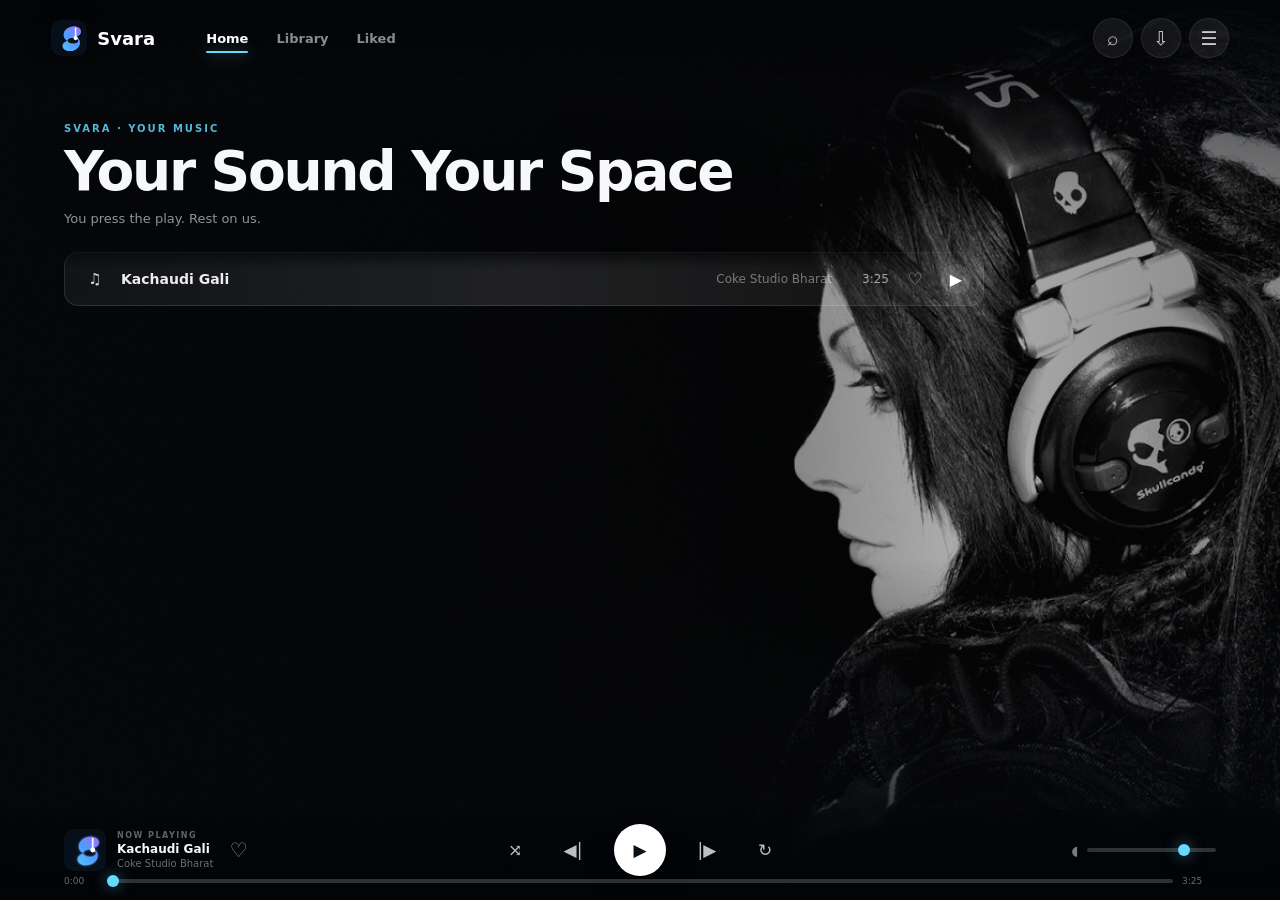
<file: index.html>
<!doctype html>
<html lang="en">
<head>
<meta charset="utf-8">
<meta name="viewport" content="width=device-width,initial-scale=1,viewport-fit=cover">
<meta name="theme-color" content="#05070a">
<meta name="mobile-web-app-capable" content="yes">
<meta name="apple-mobile-web-app-capable" content="yes">
<meta name="apple-mobile-web-app-status-bar-style" content="black-translucent">
<meta name="apple-mobile-web-app-title" content="Svara">
<meta name="description" content="Svara — a cinematic personal music player.">
<link rel="manifest" href="../manifest.json">
<link rel="icon" href="../images/logo.svg" type="image/svg+xml">
<link rel="apple-touch-icon" href="../icons/icon-192.png">
<title>Svara — Music Player</title>
<link rel="stylesheet" href="style.css">
</head>
<body>
<div class="app-shell">
  <div class="backdrop" aria-hidden="true"></div>
  <div class="backdrop-overlay" aria-hidden="true"></div>
  <div class="grain" aria-hidden="true"></div>

  <header class="topbar">
    <button class="brand" id="brandBtn" aria-label="Svara home">
      <img src="../images/logo.svg" alt="">
      <span>Svara</span>
    </button>
    <nav class="topnav" aria-label="Primary">
      <button class="nav-link active" data-view="home">Home</button>
      <button class="nav-link" data-view="library">Library</button>
      <button class="nav-link" data-view="favorites">Liked</button>
    </nav>
    <div class="top-actions">
      <button class="icon-btn" id="searchBtn" aria-label="Search"><span class="icon">⌕</span></button>
      <button class="icon-btn" id="installBtn" aria-label="Install Svara" hidden><span class="icon">⇩</span></button>
      <button class="icon-btn" id="menuBtn" aria-label="Open menu"><span class="icon">☰</span></button>
    </div>
  </header>

  <main class="stage">
    <section class="hero" id="hero">
      <div class="hero-copy">
        <span class="eyebrow">SVARA · YOUR MUSIC</span>
        <h1 id="playlistTitle">Your Sound Your Space</h1>
        <p id="playlistSub">You press the play. Rest on us.</p>
      </div>
      <div class="song-feed" id="songFeed" aria-label="Song list"></div>
      <div class="empty-state" id="emptyState" hidden>
        <div class="empty-icon">♫</div>
        <h2>Your library is empty</h2>
        <p>Add MP3, WAV, M4A or other audio files to start building Svara.</p>
        <label class="primary-btn" for="fileInput">Add music</label>
      </div>
    </section>
  </main>

  <div class="search-panel" id="searchPanel" hidden>
    <div class="search-box">
      <span>⌕</span>
      <input id="searchInput" placeholder="Search songs..." autocomplete="off">
      <button id="closeSearch" class="mini-btn" aria-label="Close search">×</button>
    </div>
  </div>

  <aside class="drawer" id="drawer" aria-hidden="true">
    <div class="drawer-head"><strong>Queue & Library</strong><button id="closeDrawer" class="mini-btn">×</button></div>
    <div class="drawer-section">
      <label class="primary-btn wide" for="fileInput">＋ Add music</label>
      <input id="fileInput" type="file" accept="audio/*" multiple hidden>
      <button class="secondary-btn wide" id="clearLibrary">Clear imported tracks</button>
    </div>
    <div class="drawer-section">
      <div class="drawer-label">Playback</div>
      <button class="drawer-row" id="drawerShuffle">Shuffle <span>Off</span></button>
      <button class="drawer-row" id="drawerRepeat">Repeat <span>Off</span></button>
    </div>
    <div class="drawer-section">
      <div class="drawer-label">Install</div>
      <p class="drawer-note">Install Svara to your home screen for an app-like experience.</p>
      <button class="primary-btn wide" id="drawerInstall" hidden>Install Svara</button>
    </div>
  </aside>

  <div class="drawer-backdrop" id="drawerBackdrop" hidden></div>

  <footer class="player">
    <div class="now-playing">
      <div class="now-art"><img src="../images/logo.svg" alt=""></div>
      <div class="now-meta">
        <span class="now-label">NOW PLAYING</span>
        <strong id="nowTitle">Nothing playing</strong>
        <span id="nowArtist">Svara</span>
      </div>
      <button class="like-btn" id="likeBtn" aria-label="Like current song">♡</button>
    </div>

    <div class="transport">
      <button class="player-btn secondary" id="shuffleBtn" aria-label="Shuffle">⤨</button>
      <button class="player-btn" id="prevBtn" aria-label="Previous">◀|</button>
      <button class="play-btn" id="playBtn" aria-label="Play"><span id="playIcon">▶</span></button>
      <button class="player-btn" id="nextBtn" aria-label="Next">|▶</button>
      <button class="player-btn secondary" id="repeatBtn" aria-label="Repeat">↻</button>
    </div>

    <div class="volume">
      <span id="volumeIcon">◖</span>
      <input id="volumeSlider" type="range" min="0" max="1" step=".01" value=".78" aria-label="Volume">
    </div>

    <div class="progress-row">
      <span id="currentTime">0:00</span>
      <input id="progressBar" type="range" min="0" max="100" value="0" step=".1" aria-label="Track progress">
      <span id="duration">0:00</span>
    </div>
  </footer>

  <nav class="mobile-nav" aria-label="Mobile navigation">
    <button class="mobile-nav-link active" data-view="home"><span>⌂</span>Home</button>
    <button class="mobile-nav-link" data-view="library"><span>♫</span>Library</button>
    <button class="mobile-nav-link" data-view="favorites"><span>♡</span>Liked</button>
    <button class="mobile-nav-link" id="mobileMenu"><span>☰</span>More</button>
  </nav>

  <audio id="audio" preload="metadata"></audio>
</div>
<script src="script.js"></script>
</body>
</html>
</file>
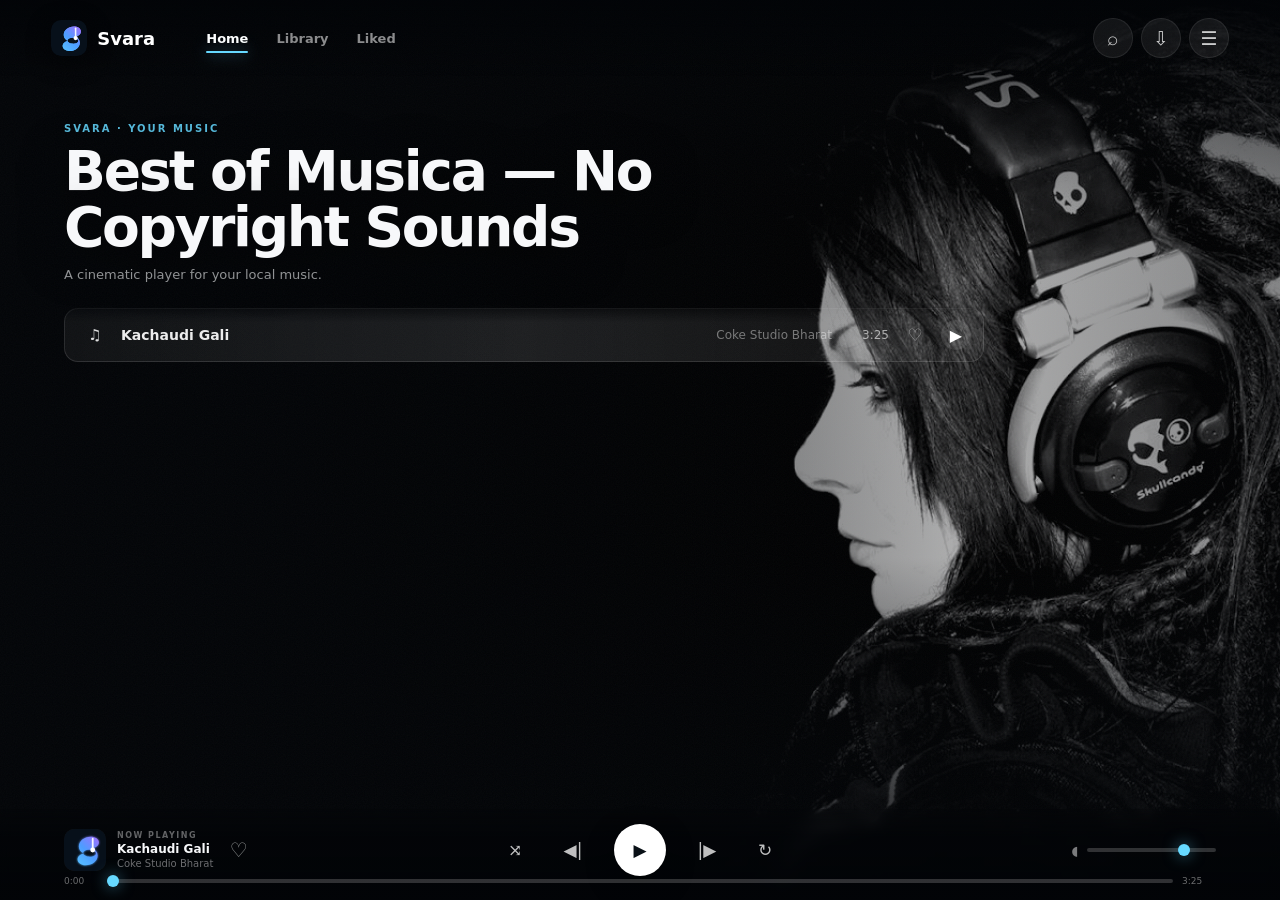
<file: src/index.html>
<!doctype html>
<html lang="en">
<head>
<meta charset="utf-8">
<meta name="viewport" content="width=device-width,initial-scale=1,viewport-fit=cover">
<meta name="theme-color" content="#05070a">
<meta name="mobile-web-app-capable" content="yes">
<meta name="apple-mobile-web-app-capable" content="yes">
<meta name="apple-mobile-web-app-status-bar-style" content="black-translucent">
<meta name="apple-mobile-web-app-title" content="Svara">
<meta name="description" content="Svara — a cinematic personal music player.">
<link rel="manifest" href="../manifest.json">
<link rel="icon" href="../images/logo.svg" type="image/svg+xml">
<link rel="apple-touch-icon" href="../icons/icon-192.png">
<title>Svara — Music Player</title>
<link rel="stylesheet" href="style.css">
</head>
<body>
<div class="app-shell">
  <div class="backdrop" aria-hidden="true"></div>
  <div class="backdrop-overlay" aria-hidden="true"></div>
  <div class="grain" aria-hidden="true"></div>

  <header class="topbar">
    <button class="brand" id="brandBtn" aria-label="Svara home">
      <img src="../images/logo.svg" alt="">
      <span>Svara</span>
    </button>
    <nav class="topnav" aria-label="Primary">
      <button class="nav-link active" data-view="home">Home</button>
      <button class="nav-link" data-view="library">Library</button>
      <button class="nav-link" data-view="favorites">Liked</button>
    </nav>
    <div class="top-actions">
      <button class="icon-btn" id="searchBtn" aria-label="Search"><span class="icon">⌕</span></button>
      <button class="icon-btn" id="installBtn" aria-label="Install Svara" hidden><span class="icon">⇩</span></button>
      <button class="icon-btn" id="menuBtn" aria-label="Open menu"><span class="icon">☰</span></button>
    </div>
  </header>

  <main class="stage">
    <section class="hero" id="hero">
      <div class="hero-copy">
        <span class="eyebrow">SVARA · YOUR MUSIC</span>
        <h1 id="playlistTitle">Best of Musica — No Copyright Sounds</h1>
        <p id="playlistSub">A cinematic player for your local music.</p>
      </div>
      <div class="song-feed" id="songFeed" aria-label="Song list"></div>
      <div class="empty-state" id="emptyState" hidden>
        <div class="empty-icon">♫</div>
        <h2>Your library is empty</h2>
        <p>Add MP3, WAV, M4A or other audio files to start building Svara.</p>
        <label class="primary-btn" for="fileInput">Add music</label>
      </div>
    </section>
  </main>

  <div class="search-panel" id="searchPanel" hidden>
    <div class="search-box">
      <span>⌕</span>
      <input id="searchInput" placeholder="Search songs..." autocomplete="off">
      <button id="closeSearch" class="mini-btn" aria-label="Close search">×</button>
    </div>
  </div>

  <aside class="drawer" id="drawer" aria-hidden="true">
    <div class="drawer-head"><strong>Queue & Library</strong><button id="closeDrawer" class="mini-btn">×</button></div>
    <div class="drawer-section">
      <label class="primary-btn wide" for="fileInput">＋ Add music</label>
      <input id="fileInput" type="file" accept="audio/*" multiple hidden>
      <button class="secondary-btn wide" id="clearLibrary">Clear imported tracks</button>
    </div>
    <div class="drawer-section">
      <div class="drawer-label">Playback</div>
      <button class="drawer-row" id="drawerShuffle">Shuffle <span>Off</span></button>
      <button class="drawer-row" id="drawerRepeat">Repeat <span>Off</span></button>
    </div>
    <div class="drawer-section">
      <div class="drawer-label">Install</div>
      <p class="drawer-note">Install Svara to your home screen for an app-like experience.</p>
      <button class="primary-btn wide" id="drawerInstall" hidden>Install Svara</button>
    </div>
  </aside>

  <div class="drawer-backdrop" id="drawerBackdrop" hidden></div>

  <footer class="player">
    <div class="now-playing">
      <div class="now-art"><img src="../images/logo.svg" alt=""></div>
      <div class="now-meta">
        <span class="now-label">NOW PLAYING</span>
        <strong id="nowTitle">Nothing playing</strong>
        <span id="nowArtist">Svara</span>
      </div>
      <button class="like-btn" id="likeBtn" aria-label="Like current song">♡</button>
    </div>

    <div class="transport">
      <button class="player-btn secondary" id="shuffleBtn" aria-label="Shuffle">⤨</button>
      <button class="player-btn" id="prevBtn" aria-label="Previous">◀|</button>
      <button class="play-btn" id="playBtn" aria-label="Play"><span id="playIcon">▶</span></button>
      <button class="player-btn" id="nextBtn" aria-label="Next">|▶</button>
      <button class="player-btn secondary" id="repeatBtn" aria-label="Repeat">↻</button>
    </div>

    <div class="volume">
      <span id="volumeIcon">◖</span>
      <input id="volumeSlider" type="range" min="0" max="1" step=".01" value=".78" aria-label="Volume">
    </div>

    <div class="progress-row">
      <span id="currentTime">0:00</span>
      <input id="progressBar" type="range" min="0" max="100" value="0" step=".1" aria-label="Track progress">
      <span id="duration">0:00</span>
    </div>
  </footer>

  <nav class="mobile-nav" aria-label="Mobile navigation">
    <button class="mobile-nav-link active" data-view="home"><span>⌂</span>Home</button>
    <button class="mobile-nav-link" data-view="library"><span>♫</span>Library</button>
    <button class="mobile-nav-link" data-view="favorites"><span>♡</span>Liked</button>
    <button class="mobile-nav-link" id="mobileMenu"><span>☰</span>More</button>
  </nav>

  <audio id="audio" preload="metadata"></audio>
</div>
<script src="script.js"></script>
</body>
</html>
</file>
<file: style.css>
/* Svara PWA — cinematic, responsive player */
:root{
 --bg:#05070a;--text:#f7f8fa;--muted:rgba(247,248,250,.58);--line:rgba(255,255,255,.08);
 --glass:rgba(255,255,255,.055);--glass2:rgba(255,255,255,.09);--accent:#66d9ff;
}
*{box-sizing:border-box;margin:0;padding:0}
html,body{width:100%;height:100%;background:#05070a;color:var(--text);font-family:Inter,system-ui,-apple-system,BlinkMacSystemFont,"Segoe UI",sans-serif}
body{overflow:hidden;-webkit-font-smoothing:antialiased}
button,input{font:inherit}button{border:0}button:focus-visible,input:focus-visible{outline:2px solid var(--accent);outline-offset:3px}
.app-shell{position:relative;isolation:isolate;width:100vw;height:100dvh;min-height:520px;overflow:hidden;background:#05070a}
.backdrop{position:absolute;inset:-2%;z-index:-4;background:url("../images/background.jpg") center/cover no-repeat;filter:grayscale(.88) contrast(1.06) brightness(.82);transform:scale(1.03)}
.backdrop-overlay{position:absolute;inset:0;z-index:-3;background:
 linear-gradient(90deg,rgba(2,4,7,.98) 0%,rgba(2,4,7,.91) 20%,rgba(2,4,7,.58) 46%,rgba(2,4,7,.12) 75%,rgba(2,4,7,.34) 100%),
 linear-gradient(180deg,rgba(2,4,7,.76) 0%,rgba(2,4,7,.05) 25%,rgba(2,4,7,.06) 62%,rgba(2,4,7,.94) 100%)}
.grain{position:absolute;inset:0;z-index:-2;opacity:.05;pointer-events:none;background-image:url("data:image/svg+xml,%3Csvg xmlns='http://www.w3.org/2000/svg' width='160' height='160'%3E%3Cfilter id='n'%3E%3CfeTurbulence type='fractalNoise' baseFrequency='.9' numOctaves='3' stitchTiles='stitch'/%3E%3C/filter%3E%3Crect width='100%25' height='100%25' filter='url(%23n)' opacity='.7'/%3E%3C/svg%3E")}
.topbar{position:absolute;z-index:50;top:0;left:0;right:0;height:76px;padding:0 clamp(16px,4vw,64px);display:flex;align-items:center;background:linear-gradient(180deg,rgba(2,4,7,.78),rgba(2,4,7,0))}
.brand{display:flex;align-items:center;gap:10px;color:#fff;background:none;cursor:pointer;font-weight:800;font-size:18px}
.brand img{width:36px;height:36px;border-radius:10px;box-shadow:0 6px 24px rgba(0,0,0,.35)}
.topnav{display:flex;gap:28px;margin-left:clamp(24px,4vw,64px)}
.nav-link{position:relative;padding:10px 0;color:rgba(255,255,255,.54);background:none;cursor:pointer;font-size:13px;font-weight:700}
.nav-link:hover,.nav-link.active{color:#fff}.nav-link.active:after{content:"";position:absolute;left:0;right:0;bottom:3px;height:2px;border-radius:99px;background:var(--accent);box-shadow:0 0 15px rgba(102,217,255,.7)}
.top-actions{margin-left:auto;display:flex;gap:8px}.icon-btn,.mini-btn{display:grid;place-items:center;color:rgba(255,255,255,.78);background:rgba(255,255,255,.065);border:1px solid var(--line);cursor:pointer}
.icon-btn{width:40px;height:40px;border-radius:50%}.icon-btn:hover{background:rgba(255,255,255,.12);color:#fff}.icon{font-size:19px;line-height:1}
.stage{width:100%;height:100%;padding:clamp(92px,13vh,132px) clamp(12px,5vw,76px) 154px}
.hero{position:relative;width:100%;height:100%;min-height:0;display:flex;flex-direction:column}
.hero-copy{position:relative;z-index:5;width:min(900px,100%);margin-bottom:18px}
.eyebrow{display:inline-block;color:rgba(102,217,255,.86);font-size:10px;font-weight:800;letter-spacing:2px;margin-bottom:9px}
.hero h1{font-size:clamp(30px,4.3vw,58px);line-height:1.02;letter-spacing:-2.3px;max-width:950px;text-wrap:balance;text-shadow:0 10px 45px rgba(0,0,0,.6)}
.hero p{margin-top:12px;color:var(--muted);font-size:13px}
.song-feed{position:relative;z-index:4;flex:1;min-height:0;display:flex;flex-direction:column;overflow-y:auto;overflow-x:hidden;padding:4px 0 12px;
 -webkit-mask-image:linear-gradient(180deg,transparent 0,#000 5%,#000 92%,transparent 100%);
 mask-image:linear-gradient(180deg,transparent 0,#000 5%,#000 92%,transparent 100%);
 scrollbar-width:none}
.song-feed::-webkit-scrollbar{display:none}
.song-item{position:relative;flex:0 0 54px;width:min(920px,94%);margin:4px 0;padding:0 12px 0 15px;border-radius:14px;border:1px solid rgba(255,255,255,.045);
 background:linear-gradient(90deg,rgba(255,255,255,.018),rgba(255,255,255,.068),rgba(255,255,255,.018));backdrop-filter:blur(5px);-webkit-backdrop-filter:blur(5px);cursor:pointer;overflow:hidden;transition:background .25s,border-color .25s,transform .25s}
.song-item:after{content:"";position:absolute;inset:0;pointer-events:none;background:linear-gradient(90deg,rgba(2,4,7,.08),transparent 35%,rgba(255,255,255,.02))}
.song-item:hover,.song-item.is-active{background:linear-gradient(90deg,rgba(255,255,255,.06),rgba(255,255,255,.105),rgba(255,255,255,.035));border-color:rgba(255,255,255,.12)}
.song-item:hover{transform:translateX(4px)}
.song-content{position:relative;z-index:2;width:100%;height:100%;display:flex;align-items:center;gap:11px;transition:transform 1.8s cubic-bezier(.22,.61,.36,1),opacity .8s}
.song-item:hover .song-content{transform:translateX(-42px)}
.song-icon{width:30px;min-width:30px;text-align:center;color:rgba(255,255,255,.86);font-size:15px}
.song-name{flex:1;min-width:0;overflow:hidden;white-space:nowrap;text-overflow:ellipsis;font-size:14px;font-weight:650;color:rgba(255,255,255,.92)}
.song-artist{max-width:180px;overflow:hidden;white-space:nowrap;text-overflow:ellipsis;color:rgba(255,255,255,.42);font-size:12px}
.song-duration{width:46px;min-width:46px;text-align:right;color:rgba(255,255,255,.6);font-size:12px;font-variant-numeric:tabular-nums}
.song-like{width:30px;min-width:30px;height:30px;border-radius:50%;background:transparent;color:rgba(255,255,255,.5);cursor:pointer;font-size:17px}
.song-like.liked{color:#fff}.song-like:hover{color:#fff}
.song-play{width:30px;min-width:30px;height:30px;border-radius:50%;display:grid;place-items:center;background:rgba(255,255,255,.09);color:#fff;cursor:pointer;transition:.2s}
.song-play:hover{background:#fff;color:#111;transform:scale(1.08)}
.empty-state{position:absolute;left:0;right:0;top:45%;transform:translateY(-50%);text-align:center;color:var(--muted)}
.empty-icon{font-size:38px;color:var(--accent);margin-bottom:8px}.empty-state h2{color:#fff;font-size:20px}.empty-state p{margin:8px auto 18px;max-width:400px;font-size:13px}
.primary-btn,.secondary-btn{display:inline-flex;align-items:center;justify-content:center;min-height:42px;padding:0 16px;border-radius:12px;cursor:pointer;font-weight:750;font-size:13px}
.primary-btn{color:#061018;background:#fff}.primary-btn:hover{background:#eafcff}.secondary-btn{color:#fff;background:rgba(255,255,255,.07);border:1px solid var(--line)}
.wide{width:100%}
.player{position:absolute;z-index:60;left:0;right:0;bottom:0;display:grid;grid-template-columns:minmax(200px,1fr) auto minmax(150px,1fr);grid-template-rows:auto auto;column-gap:28px;align-items:center;padding:15px clamp(14px,5vw,70px) calc(14px + env(safe-area-inset-bottom));background:linear-gradient(180deg,rgba(2,4,7,0),rgba(2,4,7,.72) 30%,rgba(2,4,7,.97));backdrop-filter:blur(7px);-webkit-backdrop-filter:blur(7px)}
.now-playing{min-width:0;display:flex;align-items:center;gap:11px}.now-art{width:42px;height:42px;min-width:42px;border-radius:10px;overflow:hidden;background:rgba(255,255,255,.07)}.now-art img{width:100%;height:100%}.now-meta{min-width:0;display:flex;flex-direction:column;gap:2px}.now-label{font-size:8px;font-weight:800;letter-spacing:1.5px;color:rgba(255,255,255,.38)}.now-meta strong{max-width:190px;overflow:hidden;text-overflow:ellipsis;white-space:nowrap;font-size:12px}.now-meta span:last-child{font-size:10px;color:rgba(255,255,255,.42)}
.like-btn{margin-left:5px;background:none;color:rgba(255,255,255,.55);cursor:pointer;font-size:20px}.like-btn.liked{color:#fff}
.transport{display:flex;align-items:center;justify-content:center;gap:clamp(12px,2vw,24px)}
.player-btn,.play-btn{display:grid;place-items:center;background:none;color:rgba(255,255,255,.75);cursor:pointer;transition:transform .18s,color .18s}.player-btn{width:34px;height:34px;font-size:17px}.player-btn:hover{color:#fff;transform:scale(1.12)}.player-btn.active{color:var(--accent)}
.play-btn{width:52px;height:52px;border-radius:50%;background:#fff;color:#091016;font-size:17px;box-shadow:0 10px 28px rgba(0,0,0,.35)}.play-btn:hover{transform:scale(1.06)}
.volume{justify-self:end;display:flex;align-items:center;gap:9px;color:rgba(255,255,255,.48);font-size:13px}.volume input{width:90px}
.progress-row{grid-column:1/-1;display:grid;grid-template-columns:34px 1fr 34px;align-items:center;gap:9px;color:rgba(255,255,255,.42);font-size:9px;font-variant-numeric:tabular-nums}
input[type=range]{appearance:none;-webkit-appearance:none;width:100%;height:4px;border-radius:999px;background:rgba(255,255,255,.18);cursor:pointer}
input[type=range]::-webkit-slider-thumb{appearance:none;-webkit-appearance:none;width:12px;height:12px;border:0;border-radius:50%;background:var(--accent);box-shadow:0 0 15px rgba(102,217,255,.55)}input[type=range]::-moz-range-thumb{width:12px;height:12px;border:0;border-radius:50%;background:var(--accent)}
.search-panel{position:absolute;z-index:80;top:72px;left:50%;transform:translateX(-50%);width:min(680px,calc(100% - 28px));padding:10px;border-radius:16px;background:rgba(10,13,18,.82);border:1px solid var(--line);backdrop-filter:blur(20px)}.search-box{display:flex;align-items:center;gap:9px;padding:0 10px;height:46px;border-radius:11px;background:rgba(255,255,255,.07)}.search-box span{font-size:20px;color:var(--muted)}.search-box input{flex:1;min-width:0;background:none;border:0;outline:0;color:#fff}.mini-btn{width:32px;height:32px;border-radius:9px;font-size:18px}
.drawer-backdrop{position:absolute;inset:0;z-index:69;background:rgba(0,0,0,.5);backdrop-filter:blur(3px)}.drawer{position:absolute;z-index:70;top:0;right:0;width:min(380px,90vw);height:100%;padding:20px 18px calc(100px + env(safe-area-inset-bottom));background:rgba(7,10,14,.9);border-left:1px solid var(--line);backdrop-filter:blur(22px);transform:translateX(105%);transition:transform .3s ease;overflow:auto}.drawer.open{transform:translateX(0)}.drawer-head{display:flex;align-items:center;justify-content:space-between;margin-bottom:28px}.drawer-section{padding:17px 0;border-top:1px solid var(--line)}.drawer-label{font-size:10px;font-weight:800;letter-spacing:1.5px;color:rgba(255,255,255,.4);margin-bottom:10px}.drawer-note{color:var(--muted);font-size:12px;line-height:1.5;margin-bottom:12px}.drawer-section>*+*{margin-top:9px}.drawer-row{width:100%;display:flex;justify-content:space-between;padding:13px 0;background:none;color:#fff;cursor:pointer}.drawer-row span{color:var(--muted)}
.mobile-nav{display:none}

@media(max-width:800px){
 .topbar{height:62px;padding-inline:13px}.brand img{width:32px;height:32px}.brand{font-size:16px}.topnav{gap:18px;margin-left:20px}.nav-link{font-size:11px}
 .stage{padding:74px 10px 155px}.hero-copy{margin-bottom:10px}.hero h1{font-size:clamp(27px,7.7vw,39px);letter-spacing:-1.4px}.hero p{display:none}
 .song-item{width:100%;flex-basis:51px;margin:3px 0;border-radius:13px}.song-name{font-size:12px}.song-artist{display:none}.song-duration{font-size:11px}.song-like{display:none}
 .player{grid-template-columns:1fr auto 1fr;column-gap:8px;min-height:120px;padding-inline:10px}.now-playing{display:none}.volume{justify-self:end}.volume input{width:70px}.transport{grid-column:1/-1;grid-row:1}.progress-row{grid-row:2}
 .mobile-nav{position:absolute;z-index:65;left:8px;right:8px;bottom:calc(118px + env(safe-area-inset-bottom));height:58px;display:grid;grid-template-columns:repeat(4,1fr);align-items:center;padding:4px;border:1px solid rgba(255,255,255,.08);border-radius:18px;background:rgba(8,11,15,.58);backdrop-filter:blur(16px)}.mobile-nav-link{display:flex;flex-direction:column;gap:2px;align-items:center;justify-content:center;height:48px;border-radius:14px;background:none;color:rgba(255,255,255,.48);font-size:9px;font-weight:700}.mobile-nav-link span{font-size:16px}.mobile-nav-link.active{color:#fff;background:rgba(255,255,255,.08)}
}
@media(max-width:560px){
 .topnav{display:none}.top-actions{gap:5px}.icon-btn{width:36px;height:36px}.brand span{font-size:15px}
 .stage{padding:72px 8px 151px}.hero h1{max-width:100%;font-size:clamp(26px,8.5vw,35px)}
 .song-feed{-webkit-mask-image:linear-gradient(180deg,transparent,#000 4%,#000 93%,transparent);mask-image:linear-gradient(180deg,transparent,#000 4%,#000 93%,transparent)}
 .song-item{min-height:48px;flex-basis:48px;padding-inline:8px}.song-content{gap:7px}.song-icon{width:25px;min-width:25px;font-size:13px}.song-duration{width:38px;min-width:38px}.song-play{width:27px;min-width:27px;height:27px;font-size:11px}
 .player{min-height:116px;padding:9px 9px calc(10px + env(safe-area-inset-bottom))}.player-btn{width:30px;height:30px}.play-btn{width:47px;height:47px}.volume{display:none}.transport{gap:13px}.mobile-nav{bottom:calc(114px + env(safe-area-inset-bottom))}
}
@media(max-width:360px){
 .song-duration{display:none}.transport{gap:8px}.player-btn.secondary{display:none}.mobile-nav{height:54px}
}
@media(hover:none){
 .song-item:hover{transform:none;background:linear-gradient(90deg,rgba(255,255,255,.018),rgba(255,255,255,.068),rgba(255,255,255,.018))}
 .song-item:hover .song-content{transform:none}
 .song-item.is-active .song-content{animation:touchFlow 2.8s ease-in-out infinite alternate}
}
@keyframes touchFlow{from{transform:translateX(0)}to{transform:translateX(-20px)}}
@media(prefers-reduced-motion:reduce){*{scroll-behavior:auto!important;transition:none!important;animation:none!important}}
</file>
<file: src/style.css>
/* Svara PWA — cinematic, responsive player */
:root{
 --bg:#05070a;--text:#f7f8fa;--muted:rgba(247,248,250,.58);--line:rgba(255,255,255,.08);
 --glass:rgba(255,255,255,.055);--glass2:rgba(255,255,255,.09);--accent:#66d9ff;
}
*{box-sizing:border-box;margin:0;padding:0}
html,body{width:100%;height:100%;background:#05070a;color:var(--text);font-family:Inter,system-ui,-apple-system,BlinkMacSystemFont,"Segoe UI",sans-serif}
body{overflow:hidden;-webkit-font-smoothing:antialiased}
button,input{font:inherit}button{border:0}button:focus-visible,input:focus-visible{outline:2px solid var(--accent);outline-offset:3px}
.app-shell{position:relative;isolation:isolate;width:100vw;height:100dvh;min-height:520px;overflow:hidden;background:#05070a}
.backdrop{position:absolute;inset:-2%;z-index:-4;background:url("../images/background.jpg") center/cover no-repeat;filter:grayscale(.88) contrast(1.06) brightness(.82);transform:scale(1.03)}
.backdrop-overlay{position:absolute;inset:0;z-index:-3;background:
 linear-gradient(90deg,rgba(2,4,7,.98) 0%,rgba(2,4,7,.91) 20%,rgba(2,4,7,.58) 46%,rgba(2,4,7,.12) 75%,rgba(2,4,7,.34) 100%),
 linear-gradient(180deg,rgba(2,4,7,.76) 0%,rgba(2,4,7,.05) 25%,rgba(2,4,7,.06) 62%,rgba(2,4,7,.94) 100%)}
.grain{position:absolute;inset:0;z-index:-2;opacity:.05;pointer-events:none;background-image:url("data:image/svg+xml,%3Csvg xmlns='http://www.w3.org/2000/svg' width='160' height='160'%3E%3Cfilter id='n'%3E%3CfeTurbulence type='fractalNoise' baseFrequency='.9' numOctaves='3' stitchTiles='stitch'/%3E%3C/filter%3E%3Crect width='100%25' height='100%25' filter='url(%23n)' opacity='.7'/%3E%3C/svg%3E")}
.topbar{position:absolute;z-index:50;top:0;left:0;right:0;height:76px;padding:0 clamp(16px,4vw,64px);display:flex;align-items:center;background:linear-gradient(180deg,rgba(2,4,7,.78),rgba(2,4,7,0))}
.brand{display:flex;align-items:center;gap:10px;color:#fff;background:none;cursor:pointer;font-weight:800;font-size:18px}
.brand img{width:36px;height:36px;border-radius:10px;box-shadow:0 6px 24px rgba(0,0,0,.35)}
.topnav{display:flex;gap:28px;margin-left:clamp(24px,4vw,64px)}
.nav-link{position:relative;padding:10px 0;color:rgba(255,255,255,.54);background:none;cursor:pointer;font-size:13px;font-weight:700}
.nav-link:hover,.nav-link.active{color:#fff}.nav-link.active:after{content:"";position:absolute;left:0;right:0;bottom:3px;height:2px;border-radius:99px;background:var(--accent);box-shadow:0 0 15px rgba(102,217,255,.7)}
.top-actions{margin-left:auto;display:flex;gap:8px}.icon-btn,.mini-btn{display:grid;place-items:center;color:rgba(255,255,255,.78);background:rgba(255,255,255,.065);border:1px solid var(--line);cursor:pointer}
.icon-btn{width:40px;height:40px;border-radius:50%}.icon-btn:hover{background:rgba(255,255,255,.12);color:#fff}.icon{font-size:19px;line-height:1}
.stage{width:100%;height:100%;padding:clamp(92px,13vh,132px) clamp(12px,5vw,76px) 154px}
.hero{position:relative;width:100%;height:100%;min-height:0;display:flex;flex-direction:column}
.hero-copy{position:relative;z-index:5;width:min(900px,100%);margin-bottom:18px}
.eyebrow{display:inline-block;color:rgba(102,217,255,.86);font-size:10px;font-weight:800;letter-spacing:2px;margin-bottom:9px}
.hero h1{font-size:clamp(30px,4.3vw,58px);line-height:1.02;letter-spacing:-2.3px;max-width:950px;text-wrap:balance;text-shadow:0 10px 45px rgba(0,0,0,.6)}
.hero p{margin-top:12px;color:var(--muted);font-size:13px}
.song-feed{position:relative;z-index:4;flex:1;min-height:0;display:flex;flex-direction:column;overflow-y:auto;overflow-x:hidden;padding:4px 0 12px;
 -webkit-mask-image:linear-gradient(180deg,transparent 0,#000 5%,#000 92%,transparent 100%);
 mask-image:linear-gradient(180deg,transparent 0,#000 5%,#000 92%,transparent 100%);
 scrollbar-width:none}
.song-feed::-webkit-scrollbar{display:none}
.song-item{position:relative;flex:0 0 54px;width:min(920px,94%);margin:4px 0;padding:0 12px 0 15px;border-radius:14px;border:1px solid rgba(255,255,255,.045);
 background:linear-gradient(90deg,rgba(255,255,255,.018),rgba(255,255,255,.068),rgba(255,255,255,.018));backdrop-filter:blur(5px);-webkit-backdrop-filter:blur(5px);cursor:pointer;overflow:hidden;transition:background .25s,border-color .25s,transform .25s}
.song-item:after{content:"";position:absolute;inset:0;pointer-events:none;background:linear-gradient(90deg,rgba(2,4,7,.08),transparent 35%,rgba(255,255,255,.02))}
.song-item:hover,.song-item.is-active{background:linear-gradient(90deg,rgba(255,255,255,.06),rgba(255,255,255,.105),rgba(255,255,255,.035));border-color:rgba(255,255,255,.12)}
.song-item:hover{transform:translateX(4px)}
.song-content{position:relative;z-index:2;width:100%;height:100%;display:flex;align-items:center;gap:11px;transition:transform 1.8s cubic-bezier(.22,.61,.36,1),opacity .8s}
.song-item:hover .song-content{transform:translateX(-42px)}
.song-icon{width:30px;min-width:30px;text-align:center;color:rgba(255,255,255,.86);font-size:15px}
.song-name{flex:1;min-width:0;overflow:hidden;white-space:nowrap;text-overflow:ellipsis;font-size:14px;font-weight:650;color:rgba(255,255,255,.92)}
.song-artist{max-width:180px;overflow:hidden;white-space:nowrap;text-overflow:ellipsis;color:rgba(255,255,255,.42);font-size:12px}
.song-duration{width:46px;min-width:46px;text-align:right;color:rgba(255,255,255,.6);font-size:12px;font-variant-numeric:tabular-nums}
.song-like{width:30px;min-width:30px;height:30px;border-radius:50%;background:transparent;color:rgba(255,255,255,.5);cursor:pointer;font-size:17px}
.song-like.liked{color:#fff}.song-like:hover{color:#fff}
.song-play{width:30px;min-width:30px;height:30px;border-radius:50%;display:grid;place-items:center;background:rgba(255,255,255,.09);color:#fff;cursor:pointer;transition:.2s}
.song-play:hover{background:#fff;color:#111;transform:scale(1.08)}
.empty-state{position:absolute;left:0;right:0;top:45%;transform:translateY(-50%);text-align:center;color:var(--muted)}
.empty-icon{font-size:38px;color:var(--accent);margin-bottom:8px}.empty-state h2{color:#fff;font-size:20px}.empty-state p{margin:8px auto 18px;max-width:400px;font-size:13px}
.primary-btn,.secondary-btn{display:inline-flex;align-items:center;justify-content:center;min-height:42px;padding:0 16px;border-radius:12px;cursor:pointer;font-weight:750;font-size:13px}
.primary-btn{color:#061018;background:#fff}.primary-btn:hover{background:#eafcff}.secondary-btn{color:#fff;background:rgba(255,255,255,.07);border:1px solid var(--line)}
.wide{width:100%}
.player{position:absolute;z-index:60;left:0;right:0;bottom:0;display:grid;grid-template-columns:minmax(200px,1fr) auto minmax(150px,1fr);grid-template-rows:auto auto;column-gap:28px;align-items:center;padding:15px clamp(14px,5vw,70px) calc(14px + env(safe-area-inset-bottom));background:linear-gradient(180deg,rgba(2,4,7,0),rgba(2,4,7,.72) 30%,rgba(2,4,7,.97));backdrop-filter:blur(7px);-webkit-backdrop-filter:blur(7px)}
.now-playing{min-width:0;display:flex;align-items:center;gap:11px}.now-art{width:42px;height:42px;min-width:42px;border-radius:10px;overflow:hidden;background:rgba(255,255,255,.07)}.now-art img{width:100%;height:100%}.now-meta{min-width:0;display:flex;flex-direction:column;gap:2px}.now-label{font-size:8px;font-weight:800;letter-spacing:1.5px;color:rgba(255,255,255,.38)}.now-meta strong{max-width:190px;overflow:hidden;text-overflow:ellipsis;white-space:nowrap;font-size:12px}.now-meta span:last-child{font-size:10px;color:rgba(255,255,255,.42)}
.like-btn{margin-left:5px;background:none;color:rgba(255,255,255,.55);cursor:pointer;font-size:20px}.like-btn.liked{color:#fff}
.transport{display:flex;align-items:center;justify-content:center;gap:clamp(12px,2vw,24px)}
.player-btn,.play-btn{display:grid;place-items:center;background:none;color:rgba(255,255,255,.75);cursor:pointer;transition:transform .18s,color .18s}.player-btn{width:34px;height:34px;font-size:17px}.player-btn:hover{color:#fff;transform:scale(1.12)}.player-btn.active{color:var(--accent)}
.play-btn{width:52px;height:52px;border-radius:50%;background:#fff;color:#091016;font-size:17px;box-shadow:0 10px 28px rgba(0,0,0,.35)}.play-btn:hover{transform:scale(1.06)}
.volume{justify-self:end;display:flex;align-items:center;gap:9px;color:rgba(255,255,255,.48);font-size:13px}.volume input{width:90px}
.progress-row{grid-column:1/-1;display:grid;grid-template-columns:34px 1fr 34px;align-items:center;gap:9px;color:rgba(255,255,255,.42);font-size:9px;font-variant-numeric:tabular-nums}
input[type=range]{appearance:none;-webkit-appearance:none;width:100%;height:4px;border-radius:999px;background:rgba(255,255,255,.18);cursor:pointer}
input[type=range]::-webkit-slider-thumb{appearance:none;-webkit-appearance:none;width:12px;height:12px;border:0;border-radius:50%;background:var(--accent);box-shadow:0 0 15px rgba(102,217,255,.55)}input[type=range]::-moz-range-thumb{width:12px;height:12px;border:0;border-radius:50%;background:var(--accent)}
.search-panel{position:absolute;z-index:80;top:72px;left:50%;transform:translateX(-50%);width:min(680px,calc(100% - 28px));padding:10px;border-radius:16px;background:rgba(10,13,18,.82);border:1px solid var(--line);backdrop-filter:blur(20px)}.search-box{display:flex;align-items:center;gap:9px;padding:0 10px;height:46px;border-radius:11px;background:rgba(255,255,255,.07)}.search-box span{font-size:20px;color:var(--muted)}.search-box input{flex:1;min-width:0;background:none;border:0;outline:0;color:#fff}.mini-btn{width:32px;height:32px;border-radius:9px;font-size:18px}
.drawer-backdrop{position:absolute;inset:0;z-index:69;background:rgba(0,0,0,.5);backdrop-filter:blur(3px)}.drawer{position:absolute;z-index:70;top:0;right:0;width:min(380px,90vw);height:100%;padding:20px 18px calc(100px + env(safe-area-inset-bottom));background:rgba(7,10,14,.9);border-left:1px solid var(--line);backdrop-filter:blur(22px);transform:translateX(105%);transition:transform .3s ease;overflow:auto}.drawer.open{transform:translateX(0)}.drawer-head{display:flex;align-items:center;justify-content:space-between;margin-bottom:28px}.drawer-section{padding:17px 0;border-top:1px solid var(--line)}.drawer-label{font-size:10px;font-weight:800;letter-spacing:1.5px;color:rgba(255,255,255,.4);margin-bottom:10px}.drawer-note{color:var(--muted);font-size:12px;line-height:1.5;margin-bottom:12px}.drawer-section>*+*{margin-top:9px}.drawer-row{width:100%;display:flex;justify-content:space-between;padding:13px 0;background:none;color:#fff;cursor:pointer}.drawer-row span{color:var(--muted)}
.mobile-nav{display:none}

@media(max-width:800px){
 .topbar{height:62px;padding-inline:13px}.brand img{width:32px;height:32px}.brand{font-size:16px}.topnav{gap:18px;margin-left:20px}.nav-link{font-size:11px}
 .stage{padding:74px 10px 155px}.hero-copy{margin-bottom:10px}.hero h1{font-size:clamp(27px,7.7vw,39px);letter-spacing:-1.4px}.hero p{display:none}
 .song-item{width:100%;flex-basis:51px;margin:3px 0;border-radius:13px}.song-name{font-size:12px}.song-artist{display:none}.song-duration{font-size:11px}.song-like{display:none}
 .player{grid-template-columns:1fr auto 1fr;column-gap:8px;min-height:120px;padding-inline:10px}.now-playing{display:none}.volume{justify-self:end}.volume input{width:70px}.transport{grid-column:1/-1;grid-row:1}.progress-row{grid-row:2}
 .mobile-nav{position:absolute;z-index:65;left:8px;right:8px;bottom:calc(118px + env(safe-area-inset-bottom));height:58px;display:grid;grid-template-columns:repeat(4,1fr);align-items:center;padding:4px;border:1px solid rgba(255,255,255,.08);border-radius:18px;background:rgba(8,11,15,.58);backdrop-filter:blur(16px)}.mobile-nav-link{display:flex;flex-direction:column;gap:2px;align-items:center;justify-content:center;height:48px;border-radius:14px;background:none;color:rgba(255,255,255,.48);font-size:9px;font-weight:700}.mobile-nav-link span{font-size:16px}.mobile-nav-link.active{color:#fff;background:rgba(255,255,255,.08)}
}
@media(max-width:560px){
 .topnav{display:none}.top-actions{gap:5px}.icon-btn{width:36px;height:36px}.brand span{font-size:15px}
 .stage{padding:72px 8px 151px}.hero h1{max-width:100%;font-size:clamp(26px,8.5vw,35px)}
 .song-feed{-webkit-mask-image:linear-gradient(180deg,transparent,#000 4%,#000 93%,transparent);mask-image:linear-gradient(180deg,transparent,#000 4%,#000 93%,transparent)}
 .song-item{min-height:48px;flex-basis:48px;padding-inline:8px}.song-content{gap:7px}.song-icon{width:25px;min-width:25px;font-size:13px}.song-duration{width:38px;min-width:38px}.song-play{width:27px;min-width:27px;height:27px;font-size:11px}
 .player{min-height:116px;padding:9px 9px calc(10px + env(safe-area-inset-bottom))}.player-btn{width:30px;height:30px}.play-btn{width:47px;height:47px}.volume{display:none}.transport{gap:13px}.mobile-nav{bottom:calc(114px + env(safe-area-inset-bottom))}
}
@media(max-width:360px){
 .song-duration{display:none}.transport{gap:8px}.player-btn.secondary{display:none}.mobile-nav{height:54px}
}
@media(hover:none){
 .song-item:hover{transform:none;background:linear-gradient(90deg,rgba(255,255,255,.018),rgba(255,255,255,.068),rgba(255,255,255,.018))}
 .song-item:hover .song-content{transform:none}
 .song-item.is-active .song-content{animation:touchFlow 2.8s ease-in-out infinite alternate}
}
@keyframes touchFlow{from{transform:translateX(0)}to{transform:translateX(-20px)}}
@media(prefers-reduced-motion:reduce){*{scroll-behavior:auto!important;transition:none!important;animation:none!important}}
</file>
